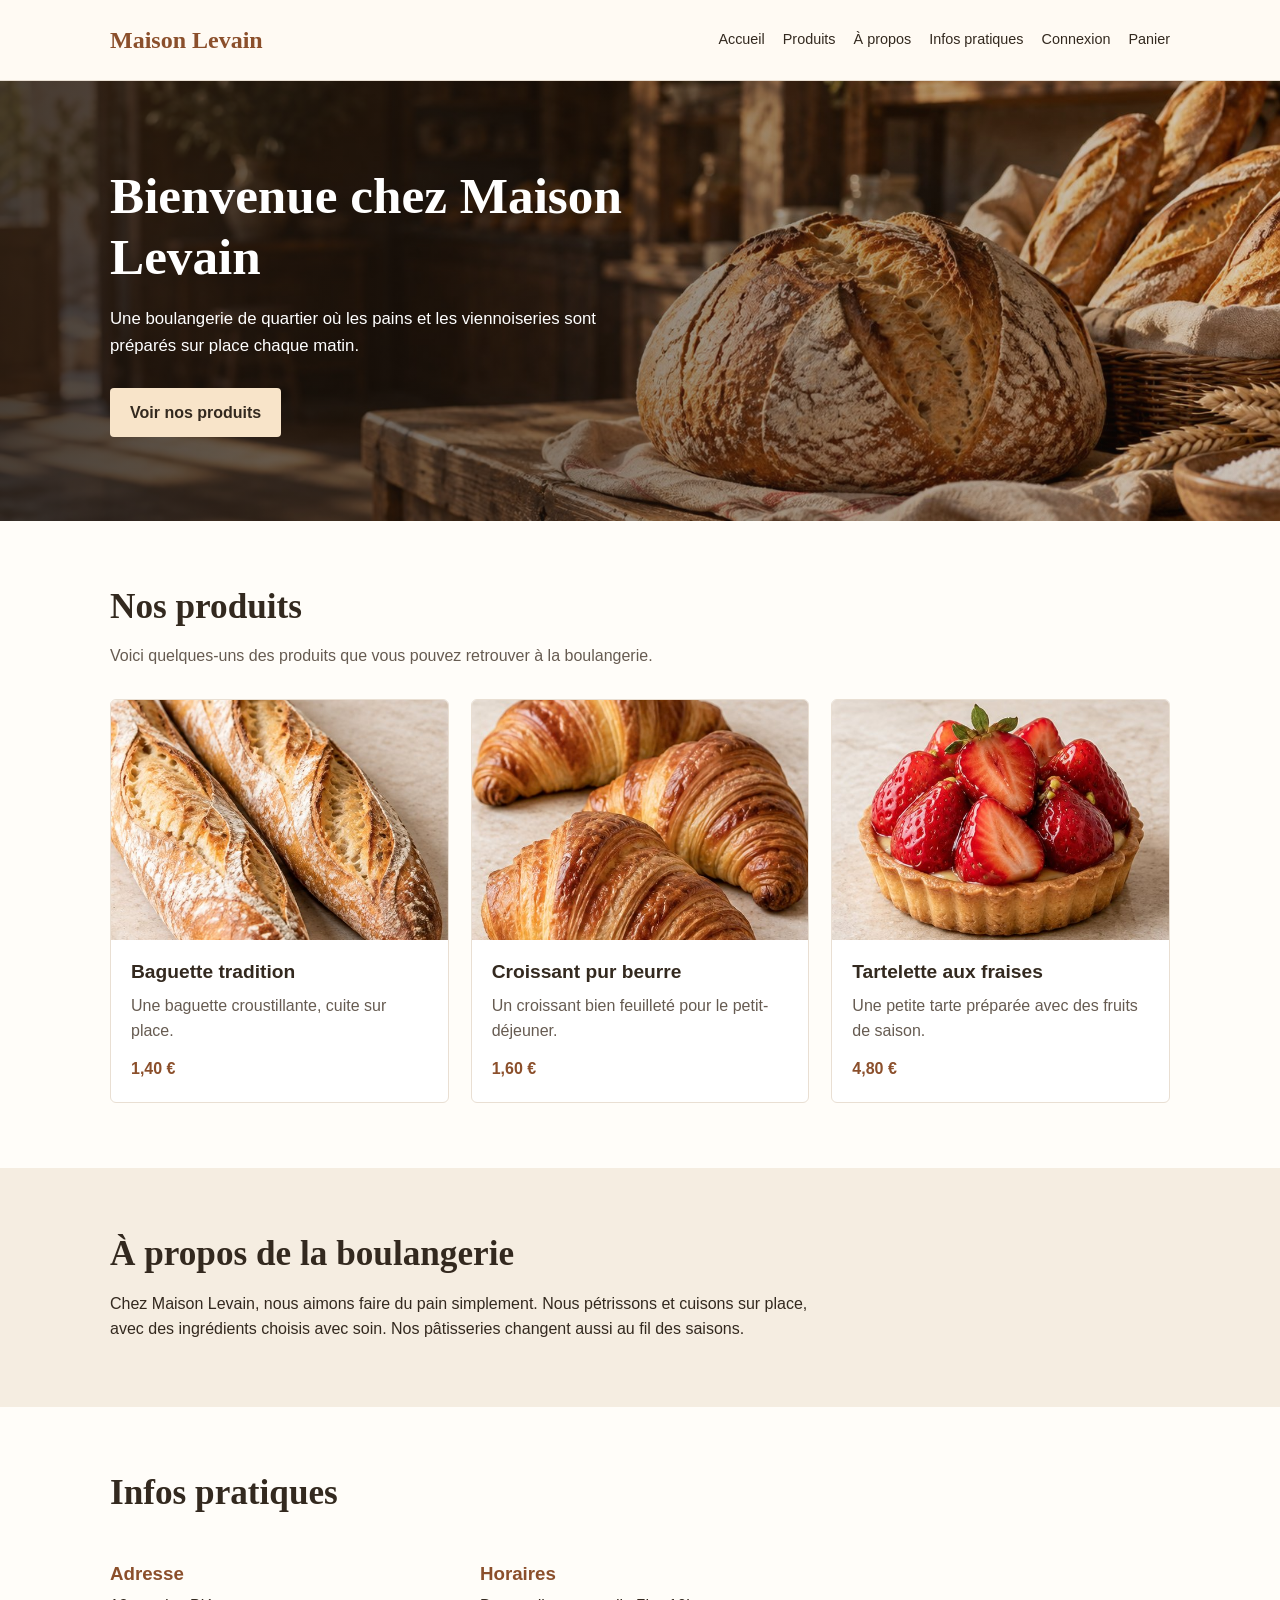
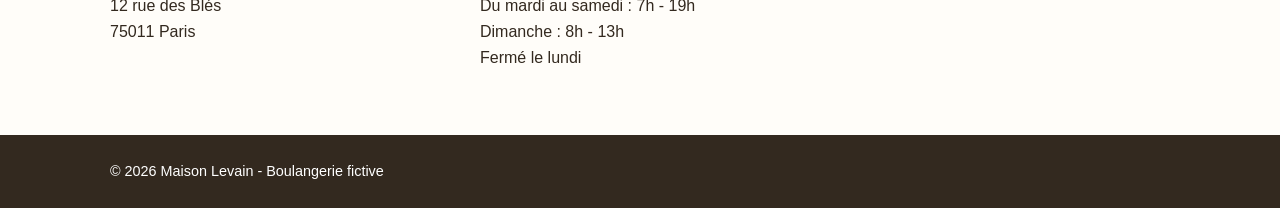
<file: index.html>
<!DOCTYPE html>
<html lang="fr">
<head>
  <meta charset="UTF-8">
  <meta name="viewport" content="width=device-width, initial-scale=1.0">
  <meta name="description" content="Maison Levain, boulangerie artisanale à Paris.">
  <title>Maison Levain - Boulangerie</title>
  <link rel="stylesheet" href="style.css">
</head>
<body>
  <header>
    <div class="container header-content">
      <a class="logo" href="index.html">Maison Levain</a>
      <nav aria-label="Navigation principale">
        <a href="index.html">Accueil</a>
        <a href="#produits">Produits</a>
        <a href="#apropos">À propos</a>
        <a href="#infos">Infos pratiques</a>
        <a href="connexion.html">Connexion</a>
        <a href="panier.html">Panier</a>
      </nav>
    </div>
  </header>

  <main>
    <section class="hero">
      <div class="container">
        <div class="hero-text">
          <h1>Bienvenue chez Maison Levain</h1>
          <p>Une boulangerie de quartier où les pains et les viennoiseries sont préparés sur place chaque matin.</p>
          <a class="button" href="#produits">Voir nos produits</a>
        </div>
      </div>
    </section>

    <section class="section" id="produits">
      <div class="container">
        <h2>Nos produits</h2>
        <p class="section-intro">Voici quelques-uns des produits que vous pouvez retrouver à la boulangerie.</p>

        <div class="cards">
          <article class="card">
            <img src="images/baguettes.jpg" alt="Deux baguettes dorées" width="588" height="700">
            <div class="card-text">
              <h3>Baguette tradition</h3>
              <p>Une baguette croustillante, cuite sur place.</p>
              <strong>1,40 €</strong>
            </div>
          </article>

          <article class="card">
            <img src="images/croissants.jpg" alt="Des croissants pur beurre" width="586" height="700">
            <div class="card-text">
              <h3>Croissant pur beurre</h3>
              <p>Un croissant bien feuilleté pour le petit-déjeuner.</p>
              <strong>1,60 €</strong>
            </div>
          </article>

          <article class="card">
            <img src="images/tarte.jpg" alt="Une tartelette aux fraises" width="587" height="700">
            <div class="card-text">
              <h3>Tartelette aux fraises</h3>
              <p>Une petite tarte préparée avec des fruits de saison.</p>
              <strong>4,80 €</strong>
            </div>
          </article>
        </div>
      </div>
    </section>

    <section class="section about" id="apropos">
      <div class="container">
        <h2>À propos de la boulangerie</h2>
        <p>Chez Maison Levain, nous aimons faire du pain simplement. Nous pétrissons et cuisons sur place, avec des ingrédients choisis avec soin. Nos pâtisseries changent aussi au fil des saisons.</p>
      </div>
    </section>

    <section class="section" id="infos">
      <div class="container">
        <h2>Infos pratiques</h2>
        <div class="info-grid">
          <div>
            <h3>Adresse</h3>
            <p>12 rue des Blés<br>75011 Paris</p>
          </div>
          <div>
            <h3>Horaires</h3>
            <p>Du mardi au samedi : 7h - 19h<br>Dimanche : 8h - 13h<br>Fermé le lundi</p>
          </div>
        </div>
      </div>
    </section>
  </main>

  <footer>
    <div class="container">
      <p>© 2026 Maison Levain - Boulangerie fictive</p>
    </div>
  </footer>
</body>
</html>
</file>
<file: style.css>
* {
  box-sizing: border-box;
}

body {
  margin: 0;
  color: #33291f;
  background: #fffdf9;
  font-family: Arial, sans-serif;
  line-height: 1.6;
}

.container {
  max-width: 1100px;
  margin: auto;
  padding: 0 20px;
}

a {
  color: inherit;
  text-decoration: none;
}

h1, h2, h3 {
  line-height: 1.2;
}

h1, h2 {
  font-family: Georgia, serif;
}

header {
  background: #fffaf3;
  border-bottom: 1px solid #e9dfd3;
}

.header-content {
  display: flex;
  align-items: center;
  justify-content: space-between;
  gap: 25px;
  min-height: 80px;
}

.logo {
  color: #8b4f2b;
  font-family: Georgia, serif;
  font-size: 1.5rem;
  font-weight: bold;
  white-space: nowrap;
}

nav {
  display: flex;
  flex-wrap: wrap;
  gap: 18px;
  font-size: 0.9rem;
}

nav a:hover {
  color: #a86132;
}

.hero {
  display: flex;
  align-items: center;
  min-height: 440px;
  color: white;
  background: linear-gradient(90deg, rgba(30, 20, 12, 0.8), rgba(30, 20, 12, 0.15)), url("images/boulangerie.jpg") center / cover;
}

.hero .container {
  width: 100%;
}

.hero-text {
  max-width: 550px;
  padding: 50px 0;
}

.hero h1 {
  margin: 0 0 18px;
  font-size: 3.2rem;
}

.hero p {
  margin: 0 0 28px;
  font-size: 1.05rem;
}

.button {
  display: inline-block;
  padding: 12px 20px;
  border-radius: 4px;
  color: #33291f;
  background: #f8e4c9;
  font-weight: bold;
}

.button:hover {
  background: white;
}

.section {
  padding: 65px 0;
}

.section h2 {
  margin: 0 0 15px;
  font-size: 2.2rem;
}

.section-intro {
  margin: 0 0 30px;
  color: #665b51;
}

.cards {
  display: grid;
  grid-template-columns: repeat(3, 1fr);
  gap: 22px;
}

.card {
  overflow: hidden;
  border: 1px solid #e9dfd3;
  border-radius: 6px;
  background: white;
}

.card img {
  display: block;
  width: 100%;
  height: 240px;
  object-fit: cover;
}

.card-text {
  padding: 20px;
}

.card h3 {
  margin: 0 0 10px;
  font-size: 1.2rem;
}

.card p {
  margin: 0 0 12px;
  color: #665b51;
}

.card strong {
  color: #8b4f2b;
}

.about {
  background: #f5ede1;
}

.about p {
  max-width: 700px;
  margin-bottom: 0;
}

.info-grid {
  display: grid;
  grid-template-columns: repeat(2, 1fr);
  gap: 40px;
  max-width: 700px;
  margin-top: 30px;
}

.info-grid h3 {
  margin-bottom: 8px;
  color: #8b4f2b;
}

.info-grid p {
  margin: 0;
}

footer {
  padding: 25px 0;
  color: white;
  background: #33291f;
  font-size: 0.9rem;
}

footer p {
  margin: 0;
}

@media (max-width: 760px) {
  .header-content {
    display: block;
    padding-top: 18px;
    padding-bottom: 18px;
  }

  nav {
    margin-top: 14px;
    gap: 10px 18px;
  }

  .hero {
    min-height: 400px;
  }

  .hero h1 {
    font-size: 2.5rem;
  }

  .cards {
    grid-template-columns: 1fr;
  }

  .card img {
    height: 260px;
  }

  .info-grid {
    grid-template-columns: 1fr;
    gap: 20px;
  }
}
</file>
